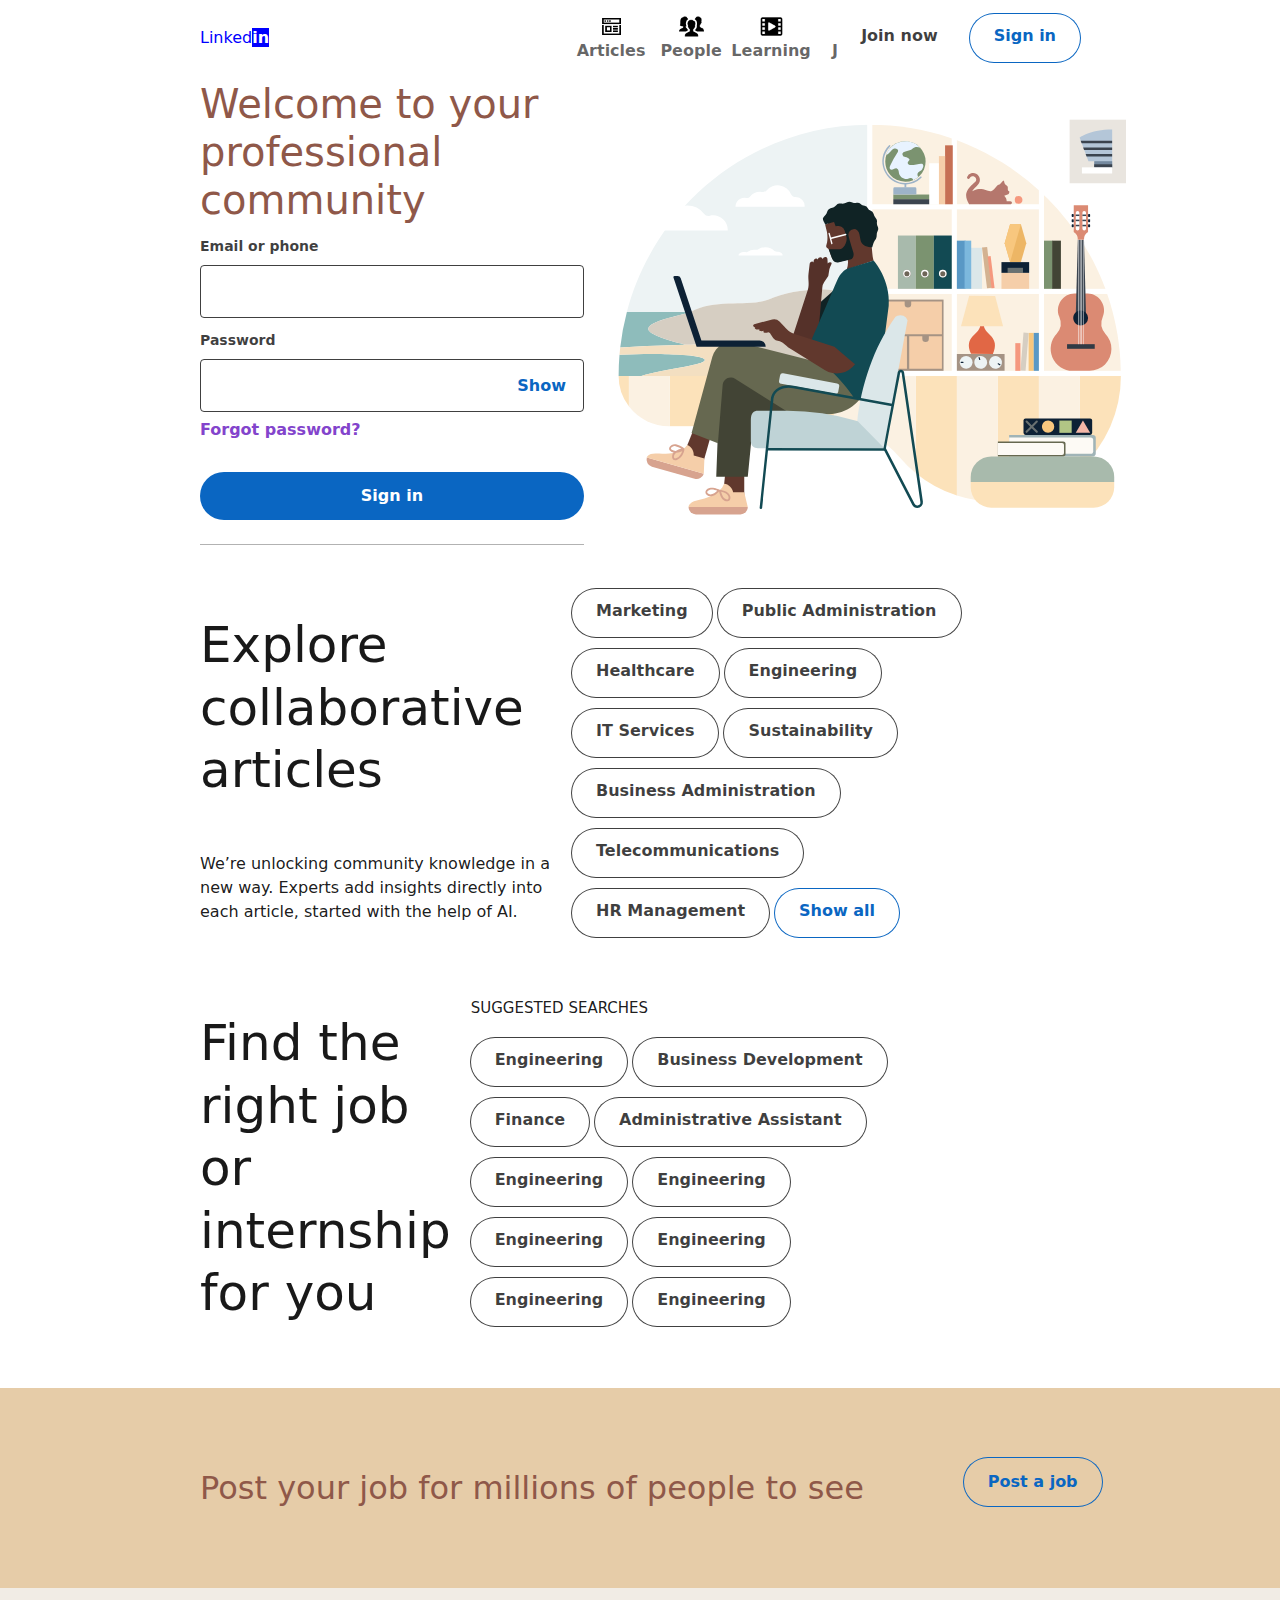
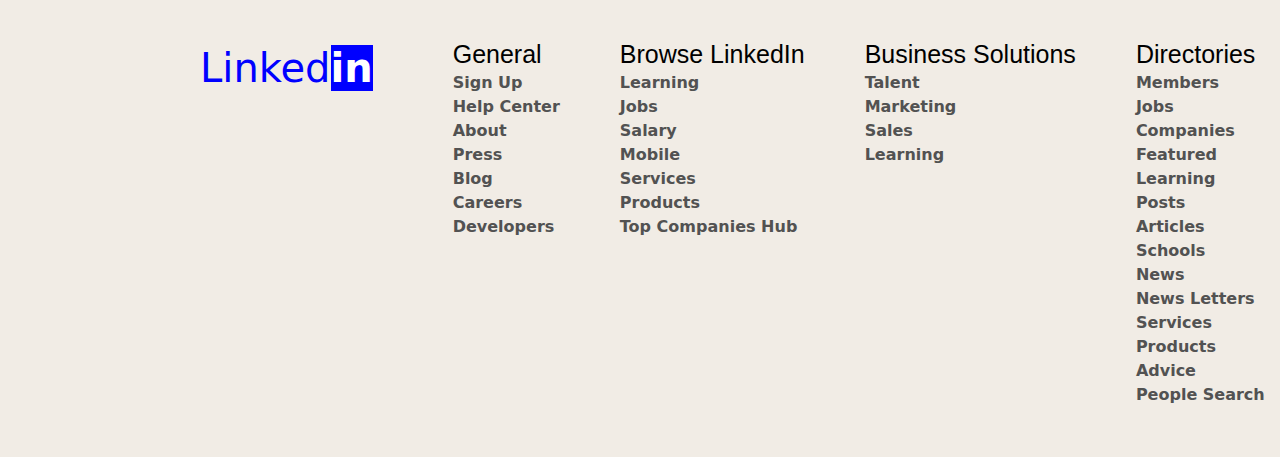
<file: index.html>
<!DOCTYPE html>
<html>
<head>
        <meta name="pageKey" content="d_homepage-guest-home">
		<meta name="locale" content="en_US">
        <meta id="config" data-app-version="2.1.1216" data-call-tree-id="AAYUNfKfn7eswT0FfAf0uA==" data-jet-tags="guest-homepage" data-multiproduct-name="homepage-guest-frontend" data-service-name="homepage-guest-frontend" data-browser-id="501a8582-f238-4632-89a0-f5b0430e6fba" data-enable-page-view-heartbeat-tracking="" data-page-instance="urn:li:page:d_homepage-guest-home;gM0DUySQTAydXdiZB2qCJQ==" data-disable-jsbeacon-pagekey-suffix="false" data-member-id="0">

        <link rel="canonical" href="https://www.linkedin.com/">
        <link rel="manifest" href="/homepage-guest/manifest.json" crossorigin="use-credentials">

        <link rel="icon" href="Img/icon.ico">

    <title>LinkedIn: Log In or Sign Up</title>
    <link rel="stylesheet" href="CSS/styles.css">
</head>


<body>
	<nav class="nav pt-1.5 pb-2 flex items-center justify-between relative flex-nowrap babymamabear:py-1.5
         babymamabear:flex-wrap " aria-label="Primary">
        <a href="index.html" style="margin-left: 200px; margin-right: 200px;" class="flex items-center hover:no-underline focus:no-underline active:no-underline">
        <p style="color: blue;">Linked<mark style="font-style: normal; background-color: blue; color: white;">in</mark></p>
        <icon class="block text-color-brand w-[102px] h-[26px] babybear:hidden order-1 lazy-loaded" data-test-id="nav-logo" aria-hidden="true" aria-busy="false"></icon>
        </a>
        <ul class="top-nav-menu flex items-center w-full justify-between pt-1 xs:justify-start xs:w-max xs:pt-0 overflow-x-auto nav__menu order-last xs:order-3">
        <li class="">
        <a href="articles.html" data-tracking-control-name="guest_homepage-basic_guest_nav_menu_articles" data-tracking-will-navigate="" class="top-nav-link flex justify-center items-center h-[52px] hover:text-color-text visited:hover:text-color-text hover:no-underline
        w-[64px] xs:w-[48px] sm:w-[64px]
        flex-col xs:mx-0.25 sm:mx-1
        text-color-text-secondary visited:text-color-text-secondary"><img src="Img/navicons/article.png" width="25px">
        Articles
        </a>
        </li>
        <li class="">
        <a href="people.html" data-tracking-control-name="guest_homepage-basic_guest_nav_menu_people" data-tracking-will-navigate="" class="top-nav-link flex justify-center items-center h-[52px] hover:text-color-text visited:hover:text-color-text hover:no-underline
        w-[64px] xs:w-[48px] sm:w-[64px]
        flex-col xs:mx-0.25 sm:mx-1
        text-color-text-secondary visited:text-color-text-secondary"><img src="Img/navicons/people.png" width="25px">
        People
        </a>
        </li>
        <li class="">
        <a href="learning.html" data-tracking-control-name="guest_homepage-basic_guest_nav_menu_learning" data-tracking-will-navigate="" class="top-nav-link flex justify-center items-center h-[52px] hover:text-color-text visited:hover:text-color-text hover:no-underline
        w-[64px] xs:w-[48px] sm:w-[64px]
        flex-col xs:mx-0.25 sm:mx-1
        text-color-text-secondary visited:text-color-text-secondary"><img src="Img/navicons/learning.png" width="25px">
        Learning
        </a>
            </li>
            <li class="">
            <a href="jobs.html" data-tracking-control-name="guest_homepage-basic_guest_nav_menu_jobs" data-tracking-will-navigate="" class="top-nav-link flex justify-center items-center h-[52px] hover:text-color-text visited:hover:text-color-text hover:no-underline w-[64px] xs:w-[48px] sm:w-[64px] flex-col xs:mx-0.25 sm:mx-1 text-color-text-secondary visited:text-color-text-secondary"><img src="Img/navicons/jobs.png" width="25px">
            Jobs
            </a>
            </li>
        </ul>
        <div style="margin-right: 200px;" class="nav__cta-container order-3 flex gap-x-1 justify-end min-w-[100px] flex-nowrap flex-shrink-0 babybear:flex-wrap flex-2">
        <a class="nav__button-tertiary btn-md btn-tertiary" href="" data-tracking-control-name="guest_homepage-basic_nav-header-join" data-tracking-will-navigate="">Join now</a>
        <a class="nav__button-secondary btn-md btn-secondary-emphasis" href="" data-tracking-control-name="guest_homepage-basic_nav-header-signin" data-tracking-will-navigate="">Sign in</a>
        </div>
    </nav>

    <main>
        <div style="display: flex; justify-items: self-start;">
            <div style="margin-right: 30px; margin-left: 200px; width: 30%;" class="self-start relative flex-shrink-0 w-[55%] pr-[42px] babybear:w-full babybear:pr-[0px]">
            <h1 style="color: var(--color-brand-accent-2)" class="main-heading text-color-text-accent-2 babybear:pb-[24px]">Welcome to your professional community
            </h1>
            <div>
                <form>
      <input name="loginCsrfParam" type="hidden">

      <div class="flex flex-col">
        
    <div class="mt-1.5">
      <div class="flex flex-col">
        <label class="input-label mb-1" for="session_key">
          Email or phone
        </label>
        <div class="text-input flex">
          <input class="text-color-text font-sans text-md outline-0 bg-color-transparent grow" autocomplete="username" id="session_key" name="session_key" type="text">
          
        </div>
      </div>
    </div>
  

        
    <div class="mt-1.5">
      <div class="flex flex-col">
        <label class="input-label mb-1" for="session_password">
          Password
        </label>
        <div class="text-input flex">
          <input class="text-color-text font-sans text-md outline-0 bg-color-transparent grow" autocomplete="current-password" id="session_password" name="session_password" type="password">
            <button aria-live="assertive" aria-relevant="text" class="font-sans text-md font-bold text-color-action z-10 ml-[12px] hover:cursor-pointer" type="button">Show</button>
        </div>
      </div>
    </div>
        <input name="session_redirect" type="hidden">

<!---->      </div>

      <div data-id="sign-in-form__footer" class="flex justify-between
          sign-in-form__footer--full-width">
        <a class="font-sans text-md font-bold link leading-regular
            sign-in-form__forgot-password--full-width" href="">Forgot password?</a>
        <input name="trk" value="homepage-basic_sign-in-submit" type="hidden">
        <button class="btn-md btn-primary flex-shrink-0 cursor-pointer
            sign-in-form__submit-btn--full-width" type="submit">
          Sign in
        </button>
      </div>
        <div class="sign-in-form__divider left-right-divider pt-2 pb-3">
        </div>
    <input type="hidden" name="controlId" value="d_homepage-guest-home-homepage-basic_sign-in-submit-btn"><input type="hidden" name="pageInstance" value="urn:li:page:d_homepage-guest-home_jsbeacon;1oExGuKDQmC9H36joUOk8Q=="></form>
            </div>
        </div>
        <img style="margin-right: 30px; width: 40%;" src="Img/pic.svg">
        </div>
        <section style="margin-left: 200px; margin-right:200px; margin-top: 20px; display: flex;">
            <div style="display: flex; justify-items: self-start; align-items: center; flex-wrap: wrap; width: 40%; margin-right: 20px;">
        <h2 style="font-size: 50px;">
          Explore collaborative articles
        </h2>
        <p>
          We’re unlocking community knowledge in a new way. Experts add insights directly into each article, started with the help of AI.
        </p>
      </div>
      <div style="display: flex; width: 50%">
      <ul style="display: flex; flex-wrap: wrap;">
          <li class="explore-content__pill">
            
        <a style="flex-direction: row;" class="btn-md mb-1.5 mr-[6px] flex w-fit float-left btn-secondary" href="">
              Marketing
        </a>
          </li>
          <li class="explore-content__pill">
        <a style="flex-direction: row;" class="btn-md mb-1.5 mr-[6px] flex w-fit float-left btn-secondary" href="">
              Public Administration
        </a>
          </li>
          <li class="explore-content__pill">
        <a style="flex-direction: row;" class="btn-md mb-1.5 mr-[6px] flex w-fit float-left btn-secondary" href="">
              Healthcare
        </a>
          </li>
          <li class="explore-content__pill">
        <a style="flex-direction: row;" class="btn-md mb-1.5 mr-[6px] flex w-fit float-left btn-secondary" href="">
              Engineering
        </a>
          </li>
          <li class="explore-content__pill">
        <a style="flex-direction: row;" class="btn-md mb-1.5 mr-[6px] flex w-fit float-left btn-secondary" href="">
              IT Services
        </a>
          </li>
          <li class="explore-content__pill">
        <a style="flex-direction: row;" class="btn-md mb-1.5 mr-[6px] flex w-fit float-left btn-secondary" href="">
              Sustainability
        </a>
          </li>
          <li class="explore-content__pill">
        <a style="flex-direction: row;" class="btn-md mb-1.5 mr-[6px] flex w-fit float-left btn-secondary" href="">
              Business Administration
        </a>
          </li>
          <li class="explore-content__pill">
        <a style="flex-direction: row;" class="btn-md mb-1.5 mr-[6px] flex w-fit float-left btn-secondary" href="">
              Telecommunications
        </a>
          </li>
          <li class="explore-content__pill">
        <a style="flex-direction: row;" class="btn-md mb-1.5 mr-[6px] flex w-fit float-left btn-secondary" href="">
              HR Management
        </a>
          </li>
        <li class="explore-content__pill">
        <a style="flex-direction: row;" class="btn-md mb-1.5 mr-[6px] flex w-fit float-left btn-secondary-emphasis" href="">
            Show all
        </a>
        </li>
      </ul>
        </div>
        </section>
        <section style="margin-left: 200px; margin-right:200px; margin-top: 50px; display: flex;">
            <div style="display: flex; justify-items: self-start; align-items: center; flex-wrap: wrap; width: 50%; margin-right: 20px;">
                <h2 style="font-size: 50px;">
                    Find the right job or internship for you
                </h2>
            </div>
            <div>
                <h2 style="font-size: 15px; margin-bottom: 20px;">SUGGESTED SEARCHES</h2>
                <div style="display: flex; justify-items: center; width: 80%;">
                    <ul style="display: flex; flex-wrap: wrap;">
                        <li>
                            <a class="btn-md mb-1.5 mr-[6px] flex w-fit float-left btn-secondary" href="">Engineering</a>
                        </li>
                        <li>
                            <a class="btn-md mb-1.5 mr-[6px] flex w-fit float-left btn-secondary" href="">Business Development</a>
                        </li>
                        <li>
                            <a class="btn-md mb-1.5 mr-[6px] flex w-fit float-left btn-secondary" href="">Finance</a>
                        </li>
                        <li>
                            <a class="btn-md mb-1.5 mr-[6px] flex w-fit float-left btn-secondary" href="">Administrative Assistant</a>
                        </li>
                        <li>
                            <a class="btn-md mb-1.5 mr-[6px] flex w-fit float-left btn-secondary" href="">Engineering</a>
                        </li>
                        <li>
                            <a class="btn-md mb-1.5 mr-[6px] flex w-fit float-left btn-secondary" href="">Engineering</a>
                        </li>
                        <li>
                            <a class="btn-md mb-1.5 mr-[6px] flex w-fit float-left btn-secondary" href="">Engineering</a>
                        </li>
                        <li>
                            <a class="btn-md mb-1.5 mr-[6px] flex w-fit float-left btn-secondary" href="">Engineering</a>
                        </li>
                        <li>
                            <a class="btn-md mb-1.5 mr-[6px] flex w-fit float-left btn-secondary" href="">Engineering</a>
                        </li>
                        <li>
                            <a class="btn-md mb-1.5 mr-[6px] flex w-fit float-left btn-secondary" href="">Engineering</a>
                        </li>
                    </ul>
                </div>
            </div>
        </section>
        <section class="section">
            <div style="display: flex; height: 200px; margin-top: 50px; flex-direction: row; align-items: center; background-color: #e6cca8;">
                <h2 style="margin-left: 200px; margin-right: 100px; color: var(--color-brand-accent-2)">
                    Post your job for millions of people to see
                </h2>
                <a class="btn-md mb-1.5 mr-[6px] flex items-center w-fit float-left btn-secondary-emphasis flex-shrink babybear:my-auto babybear:mx-[0px]" href="">
                    Post a job
                </a>
            </div>
        </section>
        <section style="display: flex; background-color: #f1ece5; padding-top: 50px; padding-bottom: 50px;" class="section">
            <p style="margin-left: 200px; margin-right: 20px; color: blue; font-size: 40px">Linked<mark style="color: white; font-style: normal; background-color: blue">in</mark></p>
            <div style="display: flex; justify-items: flex-end; align-content: space-between;">
                <div style="margin-left: 60px">
                    <h3 class="header">General</h3>
                    <ul>
                        <li>
                            <a class="list" href="">Sign Up</a>
                        </li>
                        <li>
                            <a class="list" href="">Help Center</a>
                        </li>
                        <li>
                            <a class="list" href="">About</a>
                        </li>
                        <li>
                            <a class="list" href="">Press</a>
                        </li>
                        <li>
                            <a class="list" href="">Blog</a>
                        </li>
                        <li>
                            <a class="list" href="">Careers</a>
                        </li>
                        <li>
                            <a class="list" href="">Developers</a>
                        </li>
                    </ul>
                </div>
                <div style="margin-left: 60px">
                    <h3 class="header">Browse LinkedIn</h3>
                    <ul>
                        <li>
                            <a class="list" href="">Learning</a>
                        </li>
                        <li>
                            <a class="list" href="">Jobs</a>
                        </li>
                        <li>
                            <a class="list" href="">Salary</a>
                        </li>
                        <li>
                            <a class="list" href="">Mobile</a>
                        </li>
                        <li>
                            <a class="list" href="">Services</a>
                        </li>
                        <li>
                            <a class="list" href="">Products</a>
                        </li>
                        <li>
                            <a class="list" href="">Top Companies Hub</a>
                        </li>
                    </ul>
                </div>
                <div style="margin-left: 60px">
                    <h3 class="header">Business Solutions</h3>
                    <ul>
                        <li>
                            <a class="list" href="">Talent</a>
                        </li>
                        <li>
                            <a class="list" href="">Marketing</a>
                        </li>
                        <li>
                            <a class="list" href="">Sales</a>
                        </li>
                        <li>
                            <a class="list" href="">Learning</a>
                        </li>
                    </ul>
                </div>
                <div style="margin-left: 60px">
                    <h3 class="header">Directories</h3>
                    <ul>
                        <li>
                            <a class="list" href="">Members</a>
                        </li>
                        <li>
                            <a class="list" href="">Jobs</a>
                        </li>
                        <li>
                            <a class="list" href="">Companies</a>
                        </li>
                        <li>
                            <a class="list" href="">Featured</a>
                        </li><li>
                            <a class="list" href="">Learning</a>
                        </li>
                        <li>
                            <a class="list" href="">Posts</a>
                        </li>
                        <li>
                            <a class="list" href="">Articles</a>
                        </li>
                        <li>
                            <a class="list" href="">Schools</a>
                        </li><li>
                            <a class="list" href="">News</a>
                        </li>
                        <li>
                            <a class="list" href="">News Letters</a>
                        </li>
                        <li>
                            <a class="list" href="">Services</a>
                        </li>
                        <li>
                            <a class="list" href="">Products</a>
                        </li><li>
                            <a class="list" href="">Advice</a>
                        </li>
                        <li>
                            <a class="list" href="">People Search</a>
                        </li>
                    </ul>
                </div>
            </div>
        </section>
    </main>
</body>
</html>
</file>
